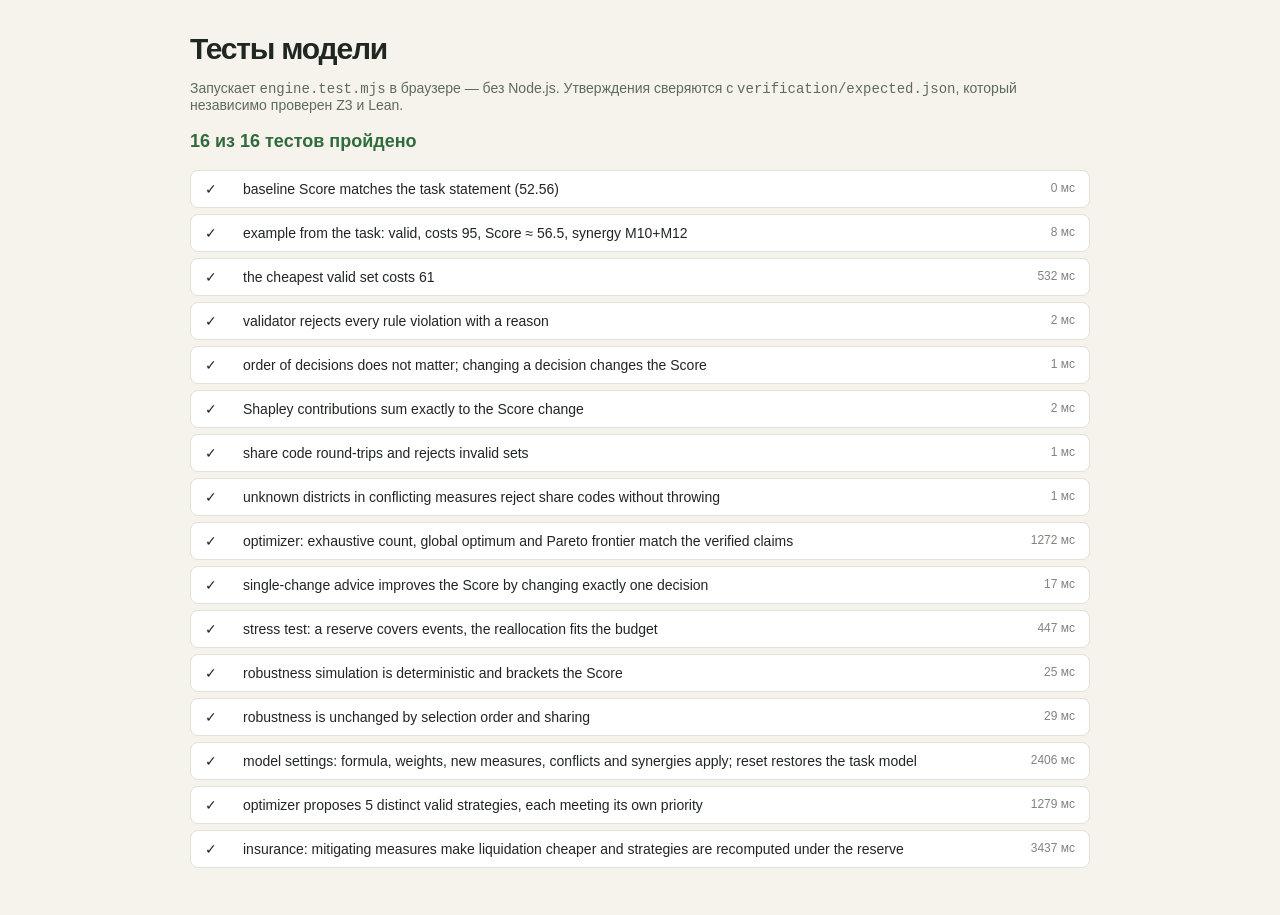
<file: tests.html>
<!doctype html>
<html lang="ru">
  <head>
    <meta charset="UTF-8" />
    <meta name="viewport" content="width=device-width, initial-scale=1.0" />
    <title>Тесты — Аким на 5 часов</title>
    <style>
      :root{font-family:Manrope,Arial,sans-serif;color:#202621;background:#f6f3ec}body{margin:0;padding:32px 20px}main{max-width:900px;margin:auto}h1{font-size:30px;letter-spacing:-.04em;margin:0 0 6px}p{color:#5e6a5f;font-size:14px}
      #summary{font-size:18px;font-weight:800;margin:18px 0}#summary.ok{color:#2f6b3c}#summary.fail{color:#9f2a1d}
      ol{list-style:none;padding:0;display:grid;gap:6px}li{display:grid;grid-template-columns:28px 1fr auto;gap:10px;background:#fff;border:1px solid #e0e3d9;border-radius:8px;padding:10px 14px;font-size:14px}li.fail{border-color:#e3b39f;background:#fff6f3}li small{grid-column:2/-1;color:#9f2a1d;font-size:12px}li span:last-child{color:#7d857c;font-size:12px}
    </style>
    <!-- Тот же файл engine.test.mjs, что и для `node --test`: node:* модули подменяются браузерными заглушками. -->
    <script type="importmap">{ "imports": { "node:test": "./tests/browser-runner.mjs", "node:assert/strict": "./tests/browser-assert.mjs", "node:fs": "./tests/browser-fs.mjs" } }</script>
  </head>
  <body>
    <main>
      <h1>Тесты модели</h1>
      <p>Запускает <code>engine.test.mjs</code> в браузере — без Node.js. Утверждения сверяются с <code>verification/expected.json</code>, который независимо проверен Z3 и Lean.</p>
      <div id="summary">Выполняется…</div>
      <ol id="results"></ol>
    </main>
    <script type="module">
      import "./engine.test.mjs";
      import { run } from "./tests/browser-runner.mjs";
      const list = document.querySelector("#results");
      const esc = (text) => String(text).replace(/[&<>]/g, (c) => ({ "&": "&amp;", "<": "&lt;", ">": "&gt;" })[c]);
      const results = await run((result) => {
        list.insertAdjacentHTML("beforeend", `<li class="${result.ok ? "ok" : "fail"}"><span>${result.ok ? "✓" : "✗"}</span><span>${esc(result.name)}</span><span>${result.ms.toFixed(0)} мс</span>${result.ok ? "" : `<small>${esc(result.error)}</small>`}</li>`);
      });
      const passed = results.filter((result) => result.ok).length;
      const summary = document.querySelector("#summary");
      summary.textContent = `${passed} из ${results.length} тестов пройдено`;
      summary.className = passed === results.length ? "ok" : "fail";
      window.testResults = results;
    </script>
  </body>
</html>
</file>
